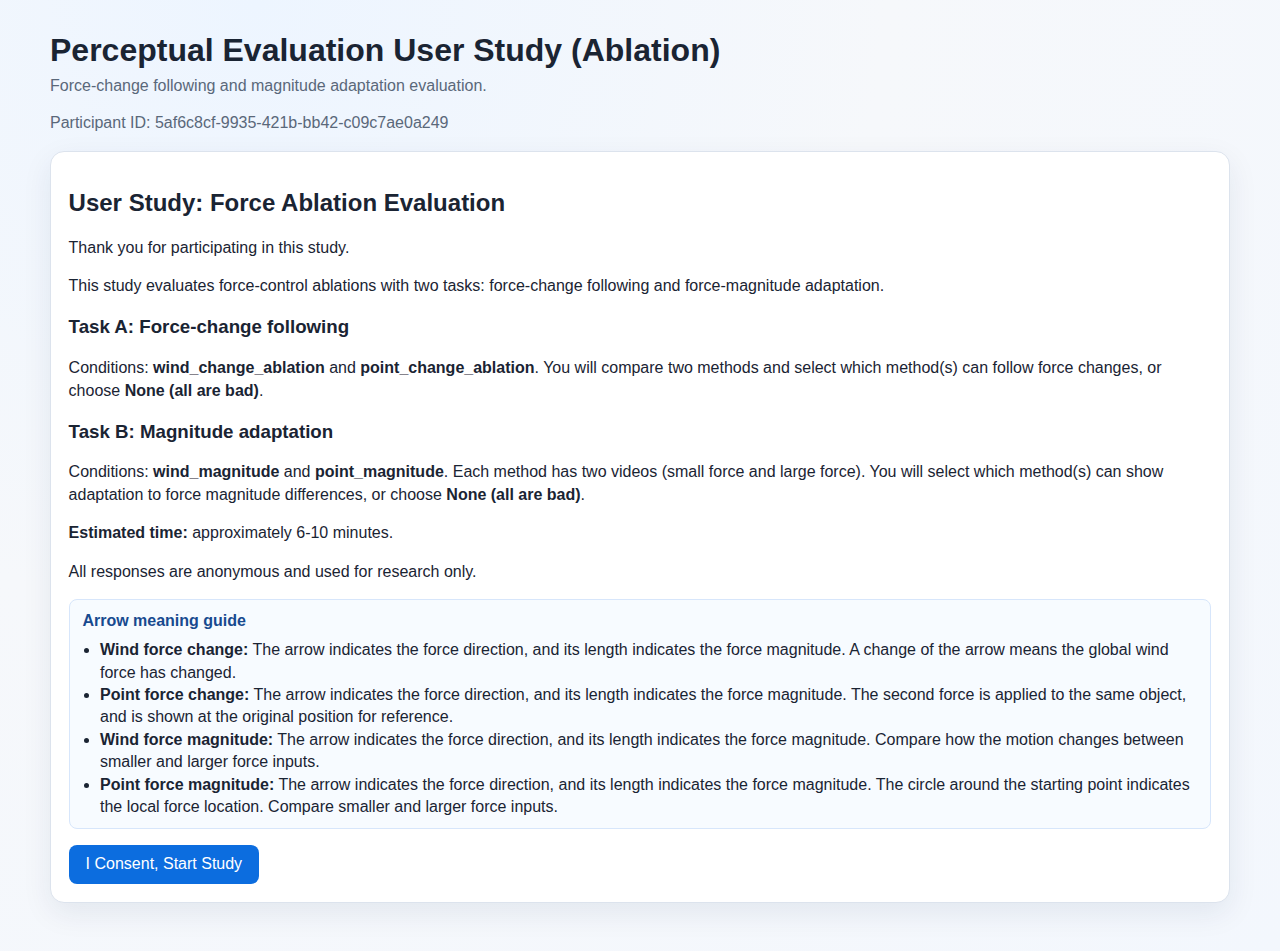
<file: user-study/force_ablation_user_study/index.html>
<!doctype html>
<html lang="en">
<head>
  <meta charset="utf-8">
  <meta name="viewport" content="width=device-width, initial-scale=1">
  <title>Perceptual Evaluation User Study (Ablation)</title>
  <link rel="stylesheet" href="style.css">
</head>
<body>
  <main class="app-shell">
    <header class="page-header">
      <h1>Perceptual Evaluation User Study (Ablation)</h1>
      <p class="subtitle">Force-change following and magnitude adaptation evaluation.</p>
    </header>

    <section id="status" class="status" aria-live="polite"></section>
    <section id="app" class="card"></section>
  </main>

  <noscript>
    <p class="noscript">This study requires JavaScript enabled in your browser.</p>
  </noscript>

  <script src="app.js"></script>
</body>
</html>
</file>
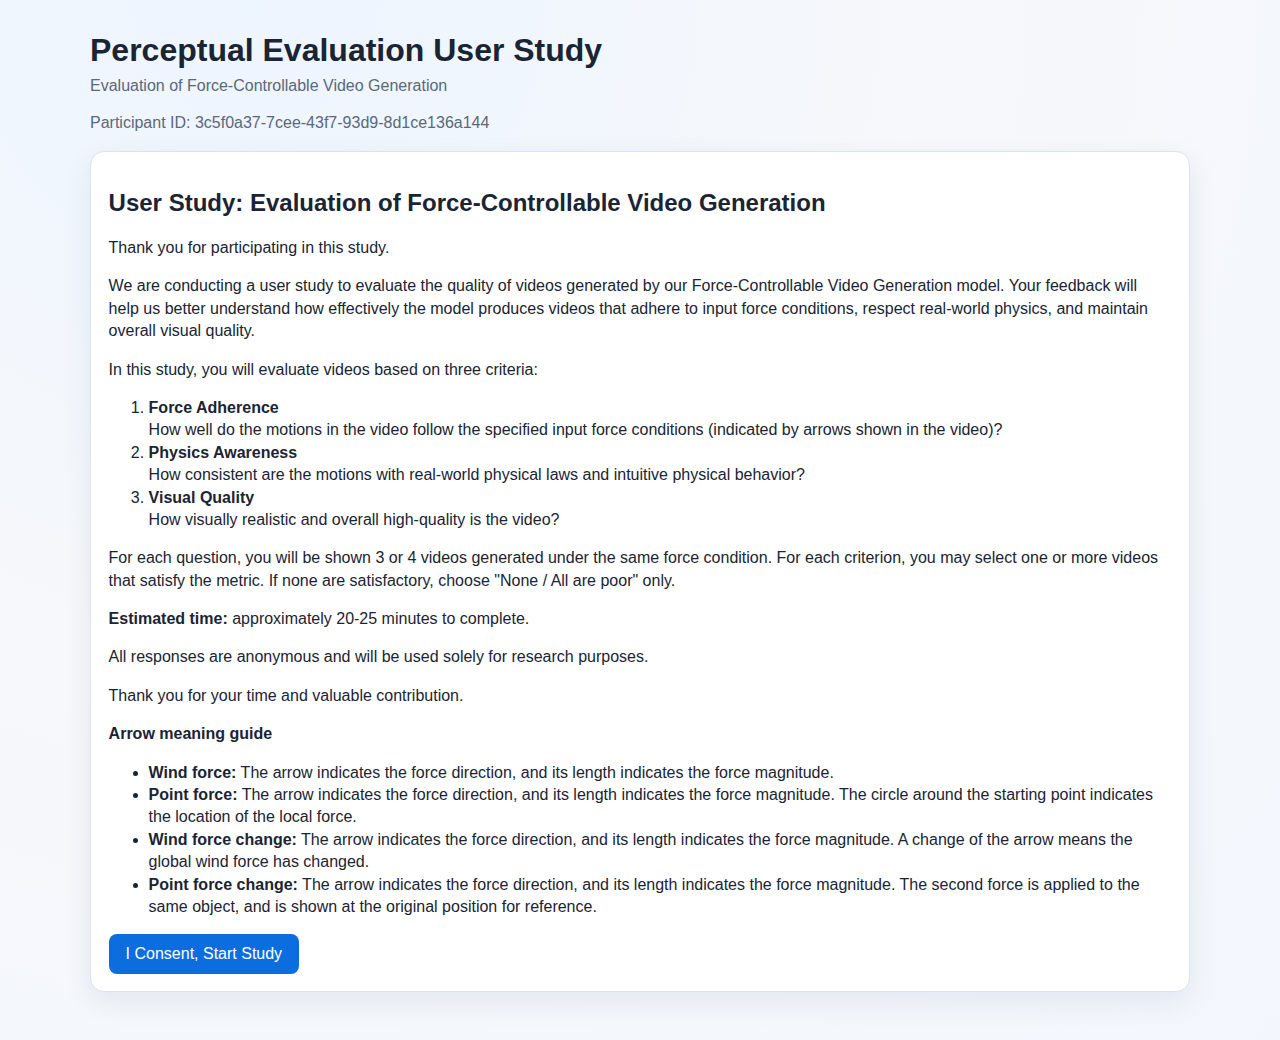
<file: user-study/force_user_study/index.html>
<!doctype html>
<html lang="en">
<head>
  <meta charset="utf-8">
  <meta name="viewport" content="width=device-width, initial-scale=1">
  <title>Perceptual Evaluation User Study</title>
  <link rel="stylesheet" href="style.css">
</head>
<body>
  <main class="app-shell">
    <header class="page-header">
      <h1>Perceptual Evaluation User Study</h1>
      <p class="subtitle">Evaluation of Force-Controllable Video Generation</p>
    </header>

    <section id="status" class="status" aria-live="polite"></section>
    <section id="app" class="card"></section>
  </main>

  <noscript>
    <p class="noscript">This study requires JavaScript enabled in your browser.</p>
  </noscript>

  <script src="app.js"></script>
</body>
</html>
</file>
<file: user-study/force_ablation_user_study/style.css>
:root {
  --bg: #f6f8fb;
  --fg: #1a2433;
  --muted: #5a687a;
  --card: #ffffff;
  --border: #dce3ed;
  --accent: #0c6ddf;
  --accent-soft: #e9f2ff;
  --danger: #b42318;
}

* { box-sizing: border-box; }

body {
  margin: 0;
  font-family: "Segoe UI", Tahoma, Geneva, Verdana, sans-serif;
  background: radial-gradient(circle at 20% 0%, #edf5ff 0%, var(--bg) 45%, #f3f7fd 100%);
  color: var(--fg);
}

.app-shell {
  width: min(1180px, 95vw);
  margin: 2rem auto 3rem;
}

.page-header h1 {
  margin: 0;
  font-size: clamp(1.35rem, 2.8vw, 2rem);
}

.subtitle {
  margin: 0.4rem 0 1rem;
  color: var(--muted);
}

.status {
  min-height: 1.5rem;
  margin-bottom: 0.8rem;
  color: var(--muted);
}

.status.error { color: var(--danger); }

.card {
  background: var(--card);
  border: 1px solid var(--border);
  border-radius: 14px;
  padding: 1.1rem;
  box-shadow: 0 10px 30px rgba(12, 39, 81, 0.08);
}

p, li { line-height: 1.4; }

.controls {
  display: flex;
  flex-wrap: wrap;
  gap: 0.75rem;
  margin-top: 1rem;
}

button {
  border: 1px solid transparent;
  background: var(--accent);
  color: #fff;
  border-radius: 8px;
  padding: 0.6rem 1rem;
  font: inherit;
  cursor: pointer;
}

button.secondary {
  background: #fff;
  color: var(--fg);
  border-color: var(--border);
}

button:disabled { opacity: 0.55; cursor: not-allowed; }

.progress {
  display: flex;
  justify-content: space-between;
  align-items: center;
  margin-bottom: 0.8rem;
  font-weight: 600;
}

.notice {
  margin-top: 0.8rem;
  color: var(--muted);
  font-size: 0.95rem;
}

.arrow-guide {
  margin-top: 0.9rem;
  border: 1px solid #d7e6fb;
  background: #f7fbff;
  border-radius: 8px;
  padding: 0.6rem 0.8rem;
}

.arrow-guide p {
  margin: 0;
  color: #174a8f;
}

.arrow-guide ul {
  margin: 0.45rem 0 0;
  padding-left: 1.1rem;
}

.reference-panel {
  margin-top: 0.9rem;
  margin-bottom: 0.75rem;
  border: 1px solid var(--border);
  border-radius: 10px;
  padding: 0.65rem;
  background: #fbfdff;
}

.reference-title { margin: 0 0 0.45rem; }

.reference-panel img {
  display: block;
  width: 100%;
  max-height: 260px;
  object-fit: contain;
  border-radius: 8px;
  border: 1px solid var(--border);
  background: #fff;
}

.video-grid {
  display: grid;
  gap: 0.9rem;
  grid-template-columns: repeat(auto-fit, minmax(240px, 1fr));
}

.video-grid.two-grid {
  grid-template-columns: repeat(2, minmax(0, 1fr));
}

.video-card {
  border: 1px solid var(--border);
  border-radius: 10px;
  padding: 0.65rem;
  background: #fbfdff;
}

.video-label {
  display: inline-block;
  margin-bottom: 0.45rem;
  font-weight: 700;
  letter-spacing: 0.03em;
  color: #0b4f9d;
  background: var(--accent-soft);
  border-radius: 999px;
  padding: 0.2rem 0.55rem;
}

.pair-tag {
  margin: 0.35rem 0 0.2rem;
  color: #335f95;
  font-size: 0.9rem;
  font-weight: 600;
}

video {
  display: block;
  width: 100%;
  border-radius: 8px;
  background: #000;
}

.fieldset {
  border: 1px solid var(--border);
  border-radius: 10px;
  padding: 0.75rem 0.9rem;
  margin-top: 1rem;
}

.fieldset legend {
  font-weight: 600;
  padding: 0 0.35rem;
}

.radio-line {
  display: block;
  margin: 0.4rem 0;
}

.metric-description {
  margin: 0.35rem 0 0.45rem;
  color: var(--muted);
}

.completion-code {
  display: inline-block;
  margin-top: 0.55rem;
  padding: 0.35rem 0.55rem;
  border: 1px dashed var(--border);
  border-radius: 8px;
  background: #fcfdff;
  font-weight: 700;
}

.noscript {
  margin: 1rem;
  color: var(--danger);
}

@media (max-width: 780px) {
  .video-grid.two-grid {
    grid-template-columns: 1fr;
  }

  .card {
    padding: 0.9rem;
  }
}
</file>
<file: user-study/force_user_study/style.css>
:root {
  --bg: #f6f8fb;
  --fg: #1a2433;
  --muted: #5a687a;
  --card: #ffffff;
  --border: #dce3ed;
  --accent: #0c6ddf;
  --accent-soft: #e9f2ff;
  --danger: #b42318;
}

* {
  box-sizing: border-box;
}

body {
  margin: 0;
  font-family: "Segoe UI", Tahoma, Geneva, Verdana, sans-serif;
  background: radial-gradient(circle at 20% 0%, #edf5ff 0%, var(--bg) 45%, #f3f7fd 100%);
  color: var(--fg);
}

.app-shell {
  width: min(1100px, 94vw);
  margin: 2rem auto 3rem;
}

.page-header h1 {
  margin: 0;
  font-size: clamp(1.4rem, 2.8vw, 2rem);
}

.subtitle {
  margin: 0.4rem 0 1rem;
  color: var(--muted);
}

.status {
  min-height: 1.5rem;
  margin-bottom: 0.8rem;
  color: var(--muted);
}

.status.error {
  color: var(--danger);
}

.card {
  background: var(--card);
  border: 1px solid var(--border);
  border-radius: 14px;
  padding: 1.1rem;
  box-shadow: 0 10px 30px rgba(12, 39, 81, 0.08);
}

p,
li {
  line-height: 1.4;
}

.controls {
  display: flex;
  flex-wrap: wrap;
  gap: 0.75rem;
  margin-top: 1rem;
}

button {
  border: 1px solid transparent;
  background: var(--accent);
  color: #fff;
  border-radius: 8px;
  padding: 0.6rem 1rem;
  font: inherit;
  cursor: pointer;
}

button.secondary {
  background: #fff;
  color: var(--fg);
  border-color: var(--border);
}

button:disabled {
  opacity: 0.55;
  cursor: not-allowed;
}

.fieldset {
  border: 1px solid var(--border);
  border-radius: 10px;
  padding: 0.75rem 0.9rem;
  margin-top: 1rem;
}

.fieldset legend {
  font-weight: 600;
  padding: 0 0.35rem;
}

.radio-line {
  display: block;
  margin: 0.4rem 0;
}

.progress {
  display: flex;
  justify-content: space-between;
  align-items: center;
  margin-bottom: 0.8rem;
  font-weight: 600;
}

.video-grid {
  display: grid;
  gap: 0.9rem;
  grid-template-columns: repeat(auto-fit, minmax(220px, 1fr));
}

.video-grid.four-grid {
  grid-template-columns: repeat(2, minmax(0, 1fr));
}

.video-card {
  border: 1px solid var(--border);
  border-radius: 10px;
  padding: 0.65rem;
  background: #fbfdff;
}

.video-label {
  display: inline-block;
  margin-bottom: 0.45rem;
  font-weight: 700;
  letter-spacing: 0.03em;
  color: #0b4f9d;
  background: var(--accent-soft);
  border-radius: 999px;
  padding: 0.2rem 0.55rem;
}

video {
  width: 100%;
  border-radius: 8px;
  background: #000;
}

.notice {
  margin-top: 0.8rem;
  color: var(--muted);
  font-size: 0.95rem;
}

.arrow-note {
  border: 1px solid #bfd7ff;
  background: #f2f7ff;
  color: #174a8f;
  border-radius: 8px;
  padding: 0.55rem 0.7rem;
}

.completion-code {
  display: inline-block;
  margin-top: 0.55rem;
  padding: 0.35rem 0.55rem;
  border: 1px dashed var(--border);
  border-radius: 8px;
  background: #fcfdff;
  font-weight: 700;
}

.noscript {
  margin: 1rem;
  color: var(--danger);
}

@media (max-width: 640px) {
  .card {
    padding: 0.9rem;
  }

  .video-grid.four-grid {
    grid-template-columns: 1fr;
  }
}
</file>
